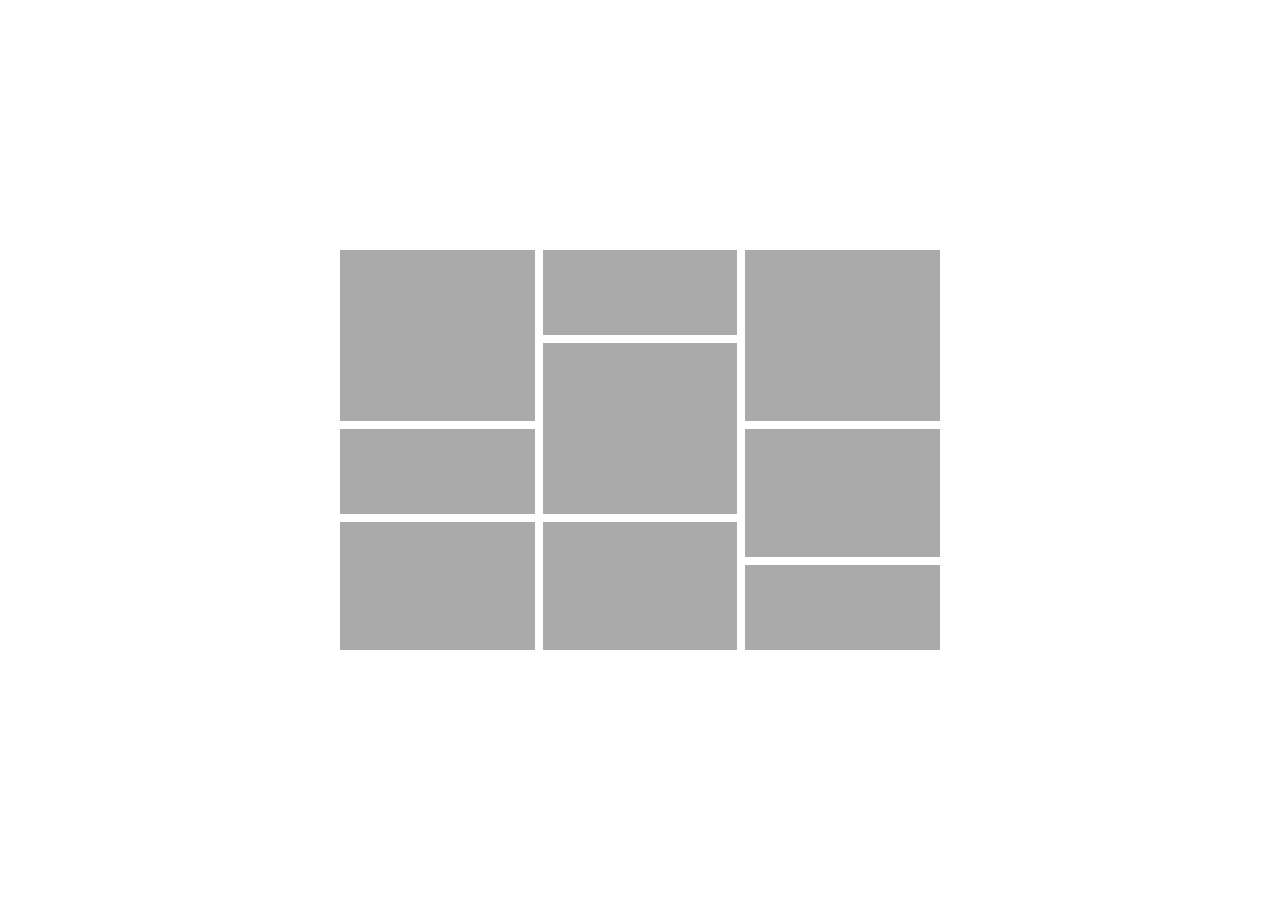
<file: B1/index.html>
<!DOCTYPE html>
<html lang="en">
<head>
    <meta charset="UTF-8">
    <meta http-equiv="X-UA-Compatible" content="IE=edge">
    <meta name="viewport" content="width=device-width, initial-scale=1.0">
    <title>Mansory Layout</title>
    <link rel="stylesheet" href="style.css">
</head>
<body>
    <div class="container">
        <div class="col">
            <div class="big"></div>
            <div class="small"></div>
            <div class="medium"></div>
        </div>
        <div class="col">
            <div class="big"></div>
            <div class="small"></div>
            <div class="medium"></div>
        </div>
        <div class="col">
            <div class="big"></div>
            <div class="small"></div>
            <div class="medium"></div>
        </div>
    </div>
</body>
</html>
</file>
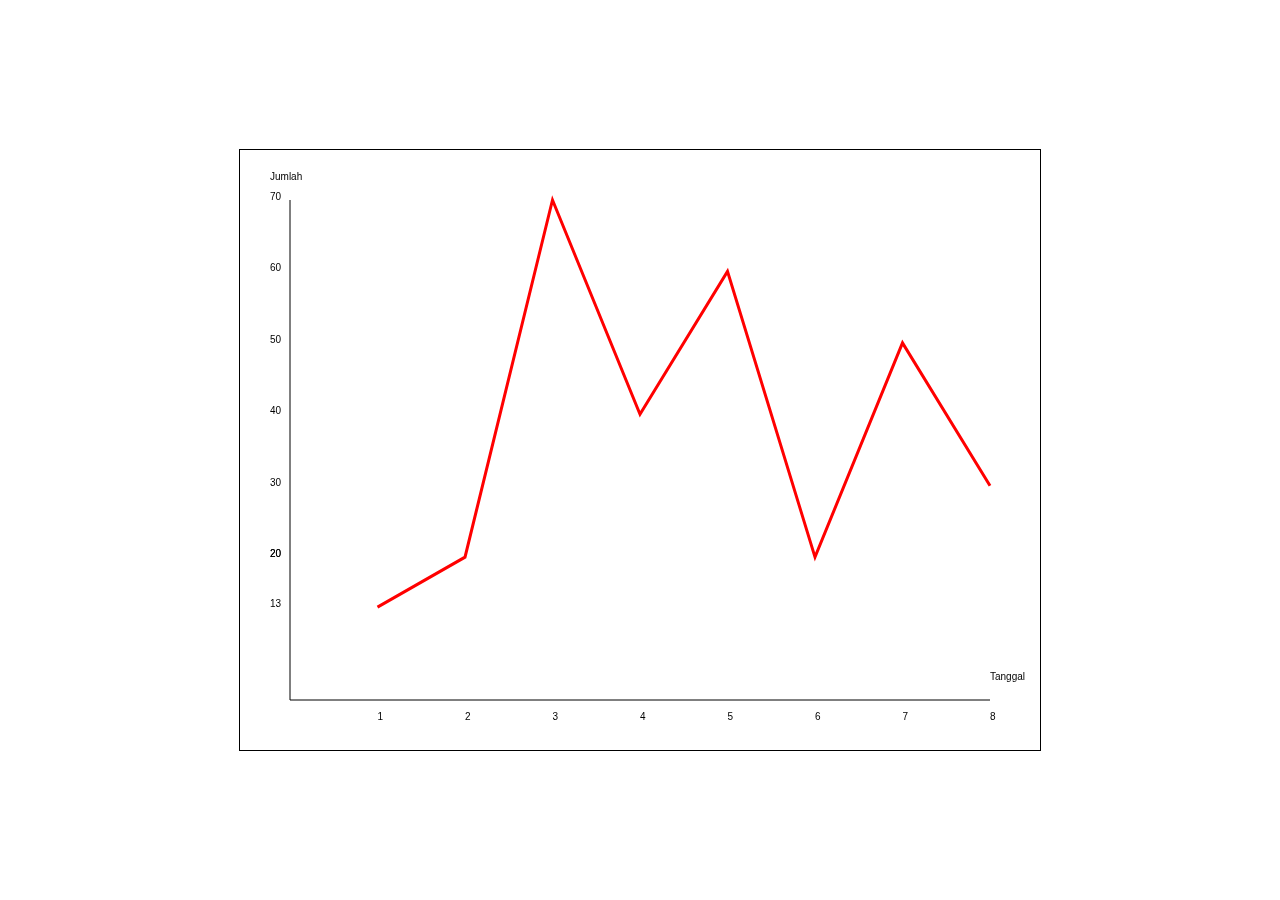
<file: C1/index.html>
<!DOCTYPE html>
<html lang="en">
<head>
    <meta charset="UTF-8">
    <meta http-equiv="X-UA-Compatible" content="IE=edge">
    <meta name="viewport" content="width=device-width, initial-scale=1.0">
    <title>Line Chart</title>
    <style>
        * {
            margin: 0;
            padding: 0;
            box-sizing: border-box;
        }
        body {
            min-height: 100vh;
            display: grid;
            place-items: center;
        }
        #canvas {
            border: 1px solid black;
        }
    </style>
</head>
<body>

    <canvas id="canvas"></canvas>

    <script src="script.js"></script>
</body>
</html>
</file>
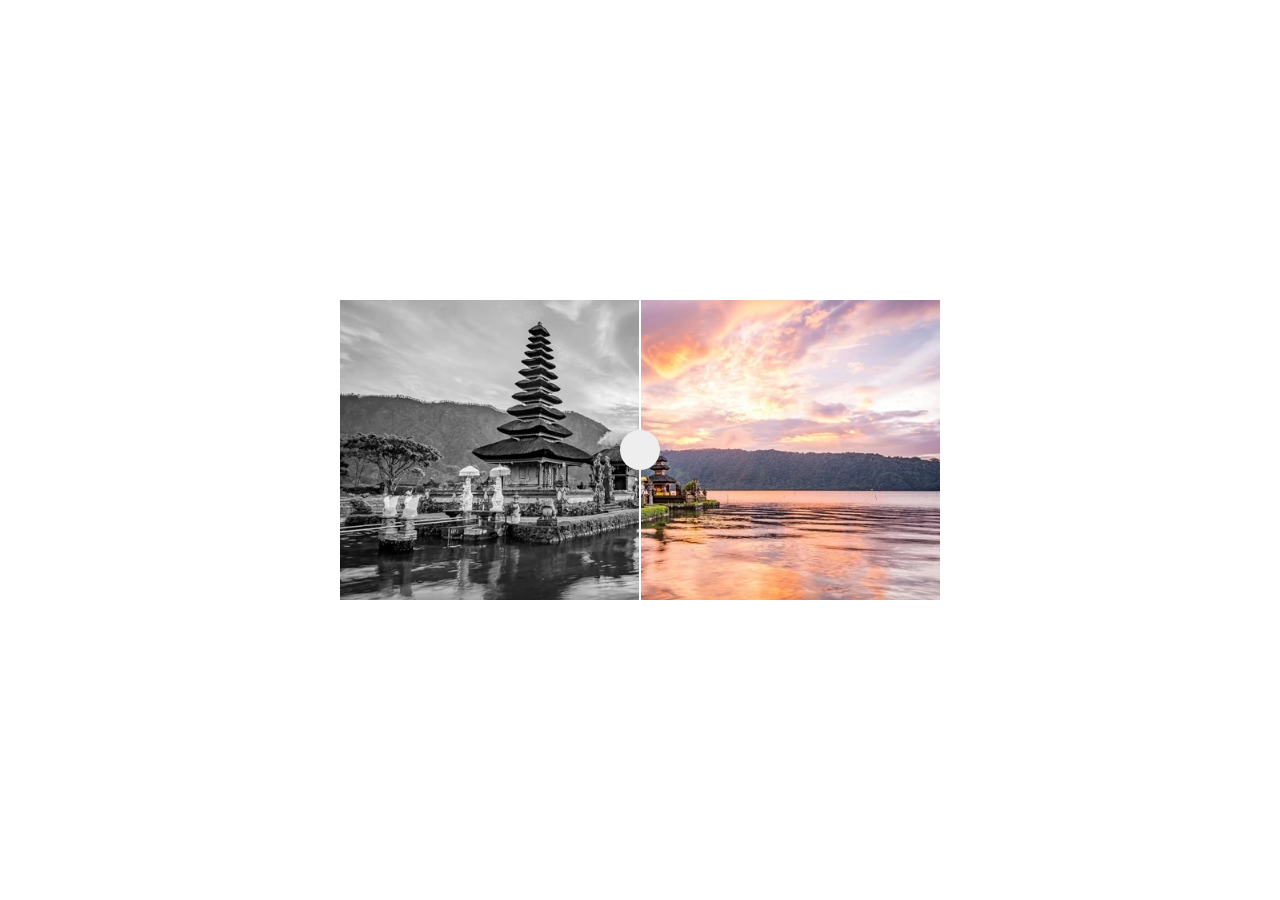
<file: C2/index.html>
<!DOCTYPE html>
<html lang="en">
<head>
    <meta charset="UTF-8">
    <meta http-equiv="X-UA-Compatible" content="IE=edge">
    <meta name="viewport" content="width=device-width, initial-scale=1.0">
    <title>Compare Image</title>
    <link rel="stylesheet" href="style.css">
    <script src='script.js' defer></script>
</head>
<body>
    <div class="image">
        <img src="./c2.png" class="grayscale">
        <img src="./c2.png" class="pure">
        <div class="draggable"></div>
    </div>
</body>
</html>
</file>
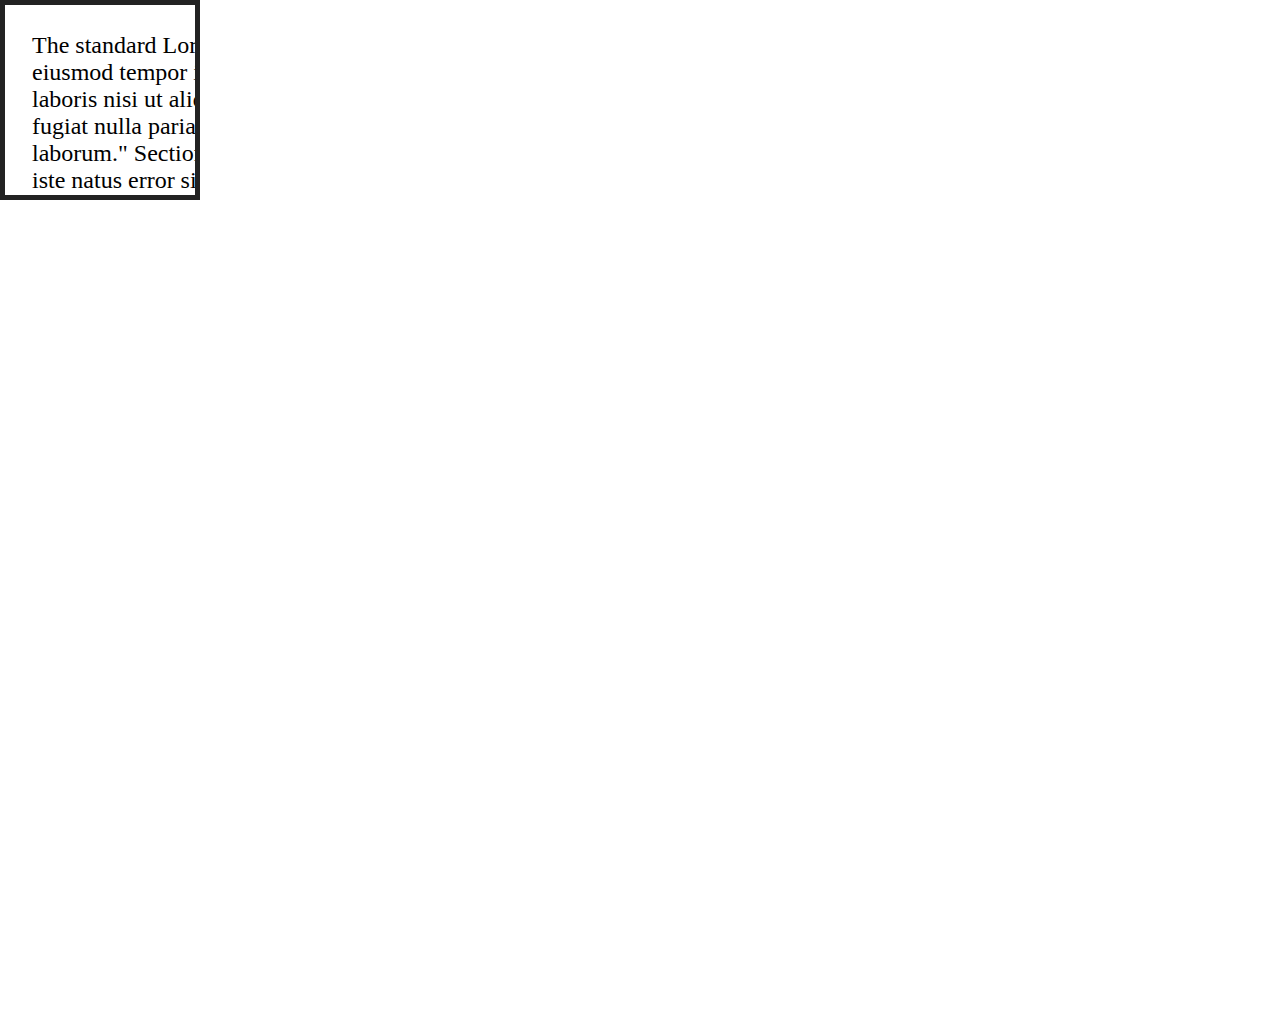
<file: C3/index.html>
<!DOCTYPE html>
<html lang="en">
<head>
    <meta charset="UTF-8">
    <meta http-equiv="X-UA-Compatible" content="IE=edge">
    <meta name="viewport" content="width=device-width, initial-scale=1.0">
    <title>Scope</title>
    <style>
        * {
            margin: 0;
            padding: 0;
            box-sizing: border-box;
        }

        article {
            font-size: 1.5rem;
            padding: 2rem;
            user-select: none;
        }

        .scope {
            --left: 0;
            --top: 0;
            width: 200px;
            height: 200px;
            position: fixed;
            top: calc(var(--top) * 1px);
            left: calc(var(--left) * 1px);
            border: 5px solid #222;
            cursor: pointer;
            box-shadow: 0 0 0 100vmax white;
        }

    </style>
</head>
<body>
    <article>

    The standard Lorem Ipsum passage, used since the 1500s
    "Lorem ipsum dolor sit amet, consectetur adipiscing elit, sed do eiusmod tempor incididunt ut labore et dolore magna aliqua. Ut enim ad minim veniam, quis nostrud exercitation ullamco laboris nisi ut aliquip ex ea commodo consequat. Duis aute irure dolor in reprehenderit in voluptate velit esse cillum dolore eu fugiat nulla pariatur. Excepteur sint occaecat cupidatat non proident, sunt in culpa qui officia deserunt mollit anim id est laborum."

    Section 1.10.32 of "de Finibus Bonorum et Malorum", written by Cicero in 45 BC
    "Sed ut perspiciatis unde omnis iste natus error sit voluptatem accusantium doloremque laudantium, totam rem aperiam, eaque ipsa quae ab illo inventore veritatis et quasi architecto beatae vitae dicta sunt explicabo. Nemo enim ipsam voluptatem quia voluptas sit aspernatur aut odit aut fugit, sed quia consequuntur magni dolores eos qui ratione voluptatem sequi nesciunt. Neque porro quisquam est, qui dolorem ipsum quia dolor sit amet, consectetur, adipisci velit, sed quia non numquam eius modi tempora incidunt ut labore et dolore magnam aliquam quaerat voluptatem. Ut enim ad minima veniam, quis nostrum exercitationem ullam corporis suscipit laboriosam, nisi ut aliquid ex ea commodi consequatur? Quis autem vel eum iure reprehenderit qui in ea voluptate velit esse quam nihil molestiae consequatur, vel illum qui dolorem eum fugiat quo voluptas nulla pariatur?"

    1914 translation by H. Rackham
    "But I must explain to you how all this mistaken idea of denouncing pleasure and praising pain was born and I will give you a complete account of the system, and expound the actual teachings of the great explorer of the truth, the master-builder of human happiness. No one rejects, dislikes, or avoids pleasure itself, because it is pleasure, but because those who do not know how to pursue pleasure rationally encounter consequences that are extremely painful. Nor again is there anyone who loves or pursues or desires to obtain pain of itself, because it is pain, but because occasionally circumstances occur in which toil and pain can procure him some great pleasure. To take a trivial example, which of us ever undertakes laborious physical exercise, except to obtain some advantage from it? But who has any right to find fault with a man who chooses to enjoy a pleasure that has no annoying consequences, or one who avoids a pain that produces no resultant pleasure?"

    Section 1.10.33 of "de Finibus Bonorum et Malorum", written by Cicero in 45 BC
    "At vero eos et accusamus et iusto odio dignissimos ducimus qui blanditiis praesentium voluptatum deleniti atque corrupti quos dolores et quas molestias excepturi sint occaecati cupiditate non provident, similique sunt in culpa qui officia deserunt mollitia animi, id est laborum et dolorum fuga. Et harum quidem rerum facilis est et expedita distinctio. Nam libero tempore, cum soluta nobis est eligendi optio cumque nihil impedit quo minus id quod maxime placeat facere possimus, omnis voluptas assumenda est, omnis dolor repellendus. Temporibus autem quibusdam et aut officiis debitis aut rerum necessitatibus saepe eveniet ut et voluptates repudiandae sint et molestiae non recusandae. Itaque earum rerum hic tenetur a sapiente delectus, ut aut reiciendis voluptatibus maiores alias consequatur aut perferendis doloribus asperiores repellat."

    1914 translation by H. Rackham
    "On the other hand, we denounce with righteous indignation and dislike men who are so beguiled and demoralized by the charms of pleasure of the moment, so blinded by desire, that they cannot foresee the pain and trouble that are bound to ensue; and equal blame belongs to those who fail in their duty through weakness of will, which is the same as saying through shrinking from toil and pain. These cases are perfectly simple and easy to distinguish. In a free hour, when our power of choice is untrammelled and when nothing prevents our being able to do what we like best, every pleasure is to be welcomed and every pain avoided. But in certain circumstances and owing to the claims of duty or the obligations of business it will frequently occur that pleasures have to be repudiated and annoyances accepted. The wise man therefore always holds in these matters to this principle of selection: he rejects pleasures to secure other greater pleasures, or else he endures pains to avoid worse pains.

    </article>

    <div class="scope"></div>

    <script src="script.js"></script>
</body>
</html>
</file>
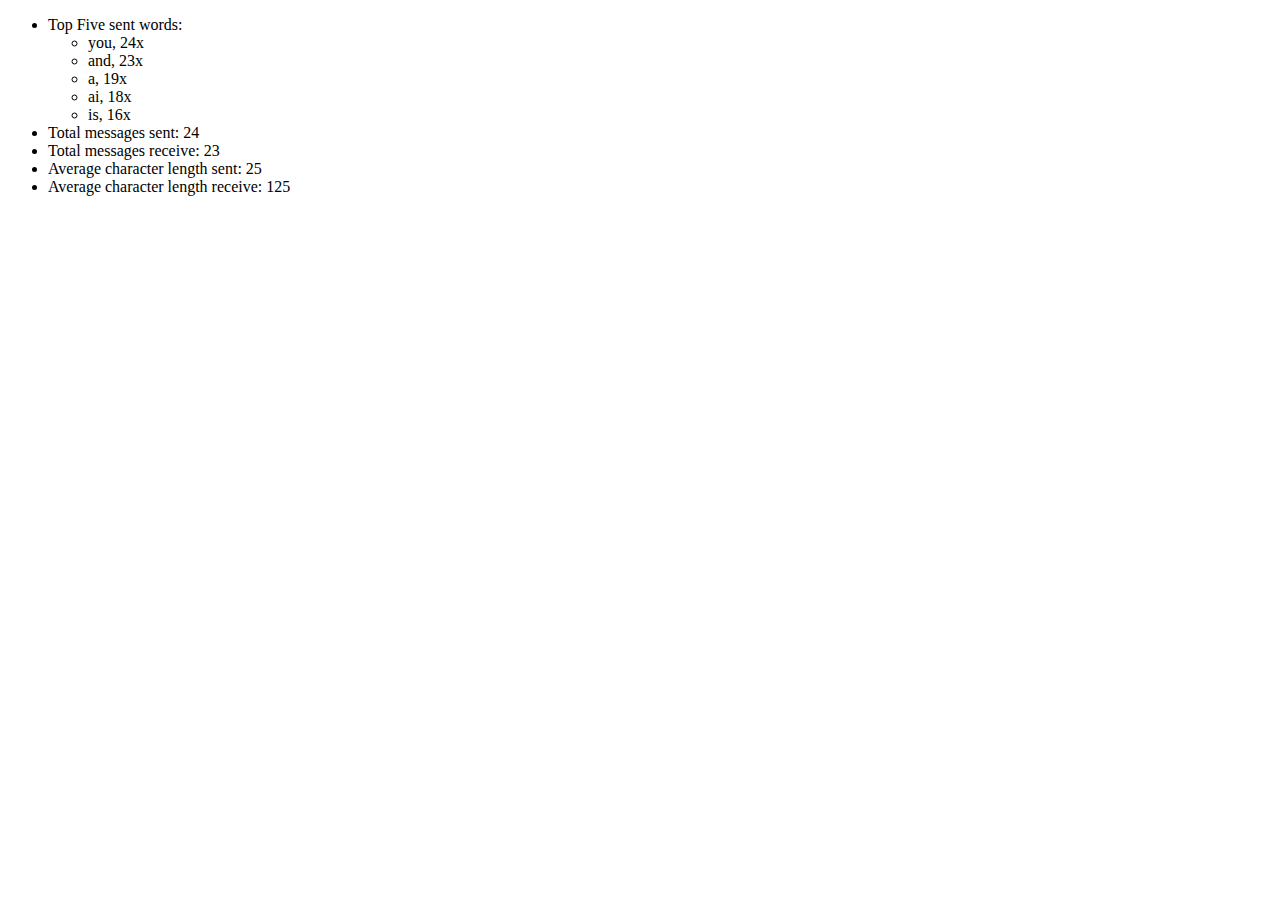
<file: D2/index.html>
<!DOCTYPE html>
<html lang="en">
<head>
    <meta charset="UTF-8">
    <meta http-equiv="X-UA-Compatible" content="IE=edge">
    <meta name="viewport" content="width=device-width, initial-scale=1.0">
    <title>Chat Analytics</title>
</head>
<body>
    <script src='script.js'></script>
</body>
</html>
</file>
<file: B1/style.css>
* {
    margin: 0;
    padding: 0;
    box-sizing: border-box;
}

body {
    min-height: 100vh;
    display: grid;
    place-items: center;
}

.container {
    width: 100%;
    max-width: 600px;
    height: 400px;
    /* aspect-ratio: 1.5 / 1 */

    display: flex;
    gap: .5rem;
}

.col {
    flex: 1;
    display: flex;
    gap: .5rem;
    flex-direction: column;
}

.col > * {
    background: #aaa;
}

.col .big {
    flex: 2;
}

.col .small {
    flex: 1;
}

.col .medium {
    flex: 1.5;
}

.col:first-child .big {
    order: 1;
}
.col:first-child .small {
    order: 2;
}
.col:first-child .medium {
    order: 3;
}

.col:nth-child(2) .big {
    order: 2;
}
.col:nth-child(2) .small {
    order: 1;
}
.col:nth-child(2) .medium {
    order: 3;
}


.col:last-child .big {
    order: 1;
}
.col:last-child .small {
    order: 3;
}
.col:last-child .medium {
    order: 1;
}
</file>
<file: C2/style.css>
* {
    margin: 0;
    padding: 0;
    box-sizing: border-box;
}

body {
    min-height: 100vh;
    display: grid;
    place-items: center;
}

.image {
    --left: 50;
    width: 100%;
    max-width: 600px;
    height: 300px;
    position: relative;
}

.image::after{
    content: '';
    position: absolute;
    top: 0;
    height: 100%;
    width: 2px;
    left: calc(var(--left) * 1%);
    background: white;
    transform: translateX(-50%);
}

.image img {
    position: absolute;
    top: 0;
    left: 0;
    width: 100%;
    height: 100%;
    object-fit: cover;
    user-select: none;
    pointer-events: none;
}

.grayscale {
    filter: grayscale(1);
}

.pure {
    clip-path: polygon(calc(var(--left) * 1%) 0, 100% 0, 100% 100%, calc(var(--left) * 1%) 100%);
}

.draggable {
    position: absolute;
    top: 50%;
    left: calc(var(--left) * 1%);
    transform: translate(-50%, -50%);
    border-radius: 50%;
    background: #eee;
    width: 40px;
    height: 40px;
    box-shadow: 0 5px 10px rgba(0,0,0,.1);
    cursor: pointer;
    z-index: 1;
}
</file>
